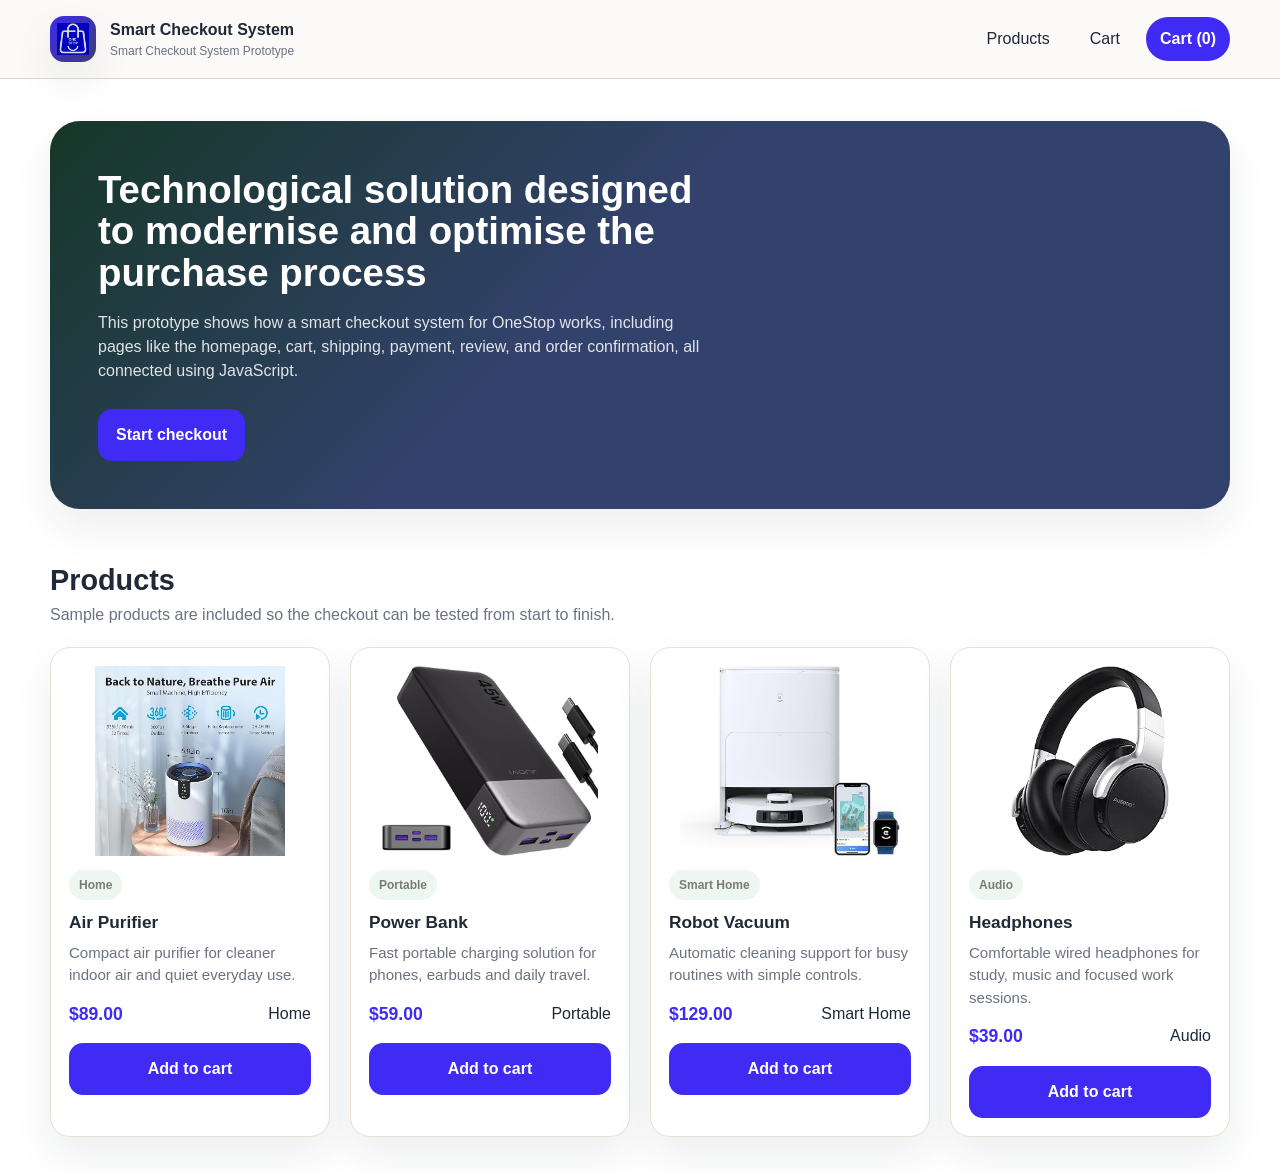
<file: index.html>
<!DOCTYPE html>
<html lang="en">
<head>
  <meta charset="UTF-8" />
  <meta name="viewport" content="width=device-width, initial-scale=1.0" />
  <title>OneStop | Smart Checkout System</title>
  <link rel="stylesheet" href="styles.css" />
</head>
<body data-page="home">
  <header class="topbar">
    <div class="container nav">
      <a href="index.html" class="brand">
        <div class="brand-mark">
          <img src="images/logo.png" alt="OneStop logo">
        </div>
        <div class="brand-copy">
          Smart Checkout System
          <small>Smart Checkout System Prototype</small>
        </div>
      </a>
      <nav class="nav-links">
        <a class="nav-link" href="index.html#products">Products</a>
        <a class="nav-link" href="cart.html">Cart</a>
        <a class="cart-link" href="cart.html">Cart (<span data-cart-count>0</span>)</a>
      </nav>
    </div>
  </header>

  <main>
    <section class="hero">
      <div class="container hero-card">
        <div>
          <h1>Technological solution designed to modernise and optimise the purchase process</h1>
          <p>
            This prototype shows how a smart checkout system for OneStop works, including pages like the homepage, cart, 
            shipping, payment, review, and order confirmation, all connected using JavaScript.
          </p>
          <div class="hero-actions">
            <a href="cart.html" class="btn">Start checkout</a>
          </div>
        </div>
      </div>
    </section>

    <section class="section" id="products">
      <div class="container">
        <div class="section-header">
          <div>
            <h2>Products</h2>
            <p>Sample products are included so the checkout can be tested from start to finish.</p>
          </div>
          <p data-feedback style="color: var(--success); font-weight: 700;"></p>
        </div>
        <div class="product-grid" data-product-grid></div>
      </div>
    </section>
  </main>
  <script src="script.js"></script>
</body>
</html>
</file>
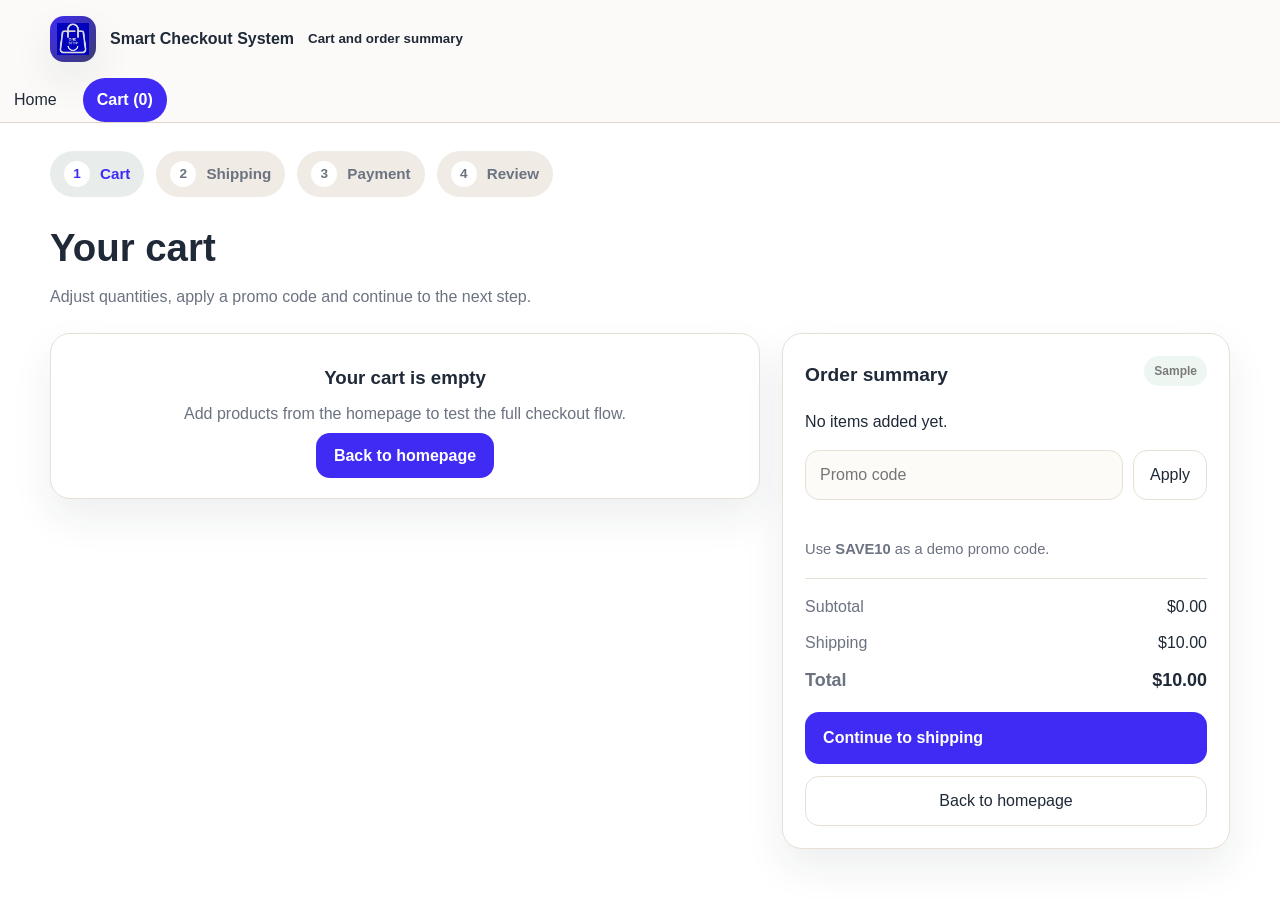
<file: cart.html>
<!DOCTYPE html>
<html lang="en">
<head>
  <meta charset="UTF-8" />
  <meta name="viewport" content="width=device-width, initial-scale=1.0" />
  <title>Cart | Smart Checkout System</title>
  <link rel="stylesheet" href="styles.css" />
</head>
<body data-page="cart">
  <header class="topbar">
    <div class="container nav">
      <a href="index.html" class="brand">
        <div class="brand-mark">
          <img src="images/logo.png" alt="OneStop logo">
        </div>
          Smart Checkout System
          <small>Cart and order summary</small>
        </div>
      </a>
      <nav class="nav-links">
        <a class="nav-link" href="index.html">Home</a>
        <a class="cart-link" href="cart.html">Cart (<span data-cart-count>0</span>)</a>
      </nav>
    </div>
  </header>

  <main class="page-shell">
    <div class="container">
      <div class="stepper">
        <div class="step active"><span class="step-number">1</span> Cart</div>
        <div class="step"><span class="step-number">2</span> Shipping</div>
        <div class="step"><span class="step-number">3</span> Payment</div>
        <div class="step"><span class="step-number">4</span> Review</div>
      </div>

      <h1 class="page-title">Your cart</h1>
      <p class="page-subtitle">Adjust quantities, apply a promo code and continue to the next step.</p>

      <div class="layout-grid">
        <section data-cart-items></section>

        <aside class="card summary-card">
          <div class="summary-head">
            <h3>Order summary</h3>
            <span class="badge">Sample</span>
          </div>
          <div data-summary-items></div>

          <div class="promo">
            <input type="text" placeholder="Promo code" data-promo-input />
            <button class="btn-ghost" type="button" data-apply-promo>Apply</button>
          </div>
          <div class="promo-message" data-promo-message></div>
          <p class="summary-note">Use <strong>SAVE10</strong> as a demo promo code.</p>

          <div class="summary-totals">
            <div class="summary-line"><span>Subtotal</span><span data-subtotal>$0.00</span></div>
            <div class="summary-line"><span>Shipping</span><span data-shipping>$0.00</span></div>
            <div class="summary-line hidden" data-discount-row><span>Discount</span><span data-discount>− $0.00</span></div>
            <div class="summary-line total"><span>Total</span><span data-total>$0.00</span></div>
          </div>

          <div style="display:grid; gap:12px; margin-top:18px;">
            <a href="checkout.html?step=shipping" class="btn full-width">Continue to shipping</a>
            <a href="index.html" class="btn-ghost full-width" style="text-align:center;">Back to homepage</a>
          </div>
        </aside>
      </div>
    </div>
  </main>
  <script src="script.js"></script>
</body>
</html>
</file>
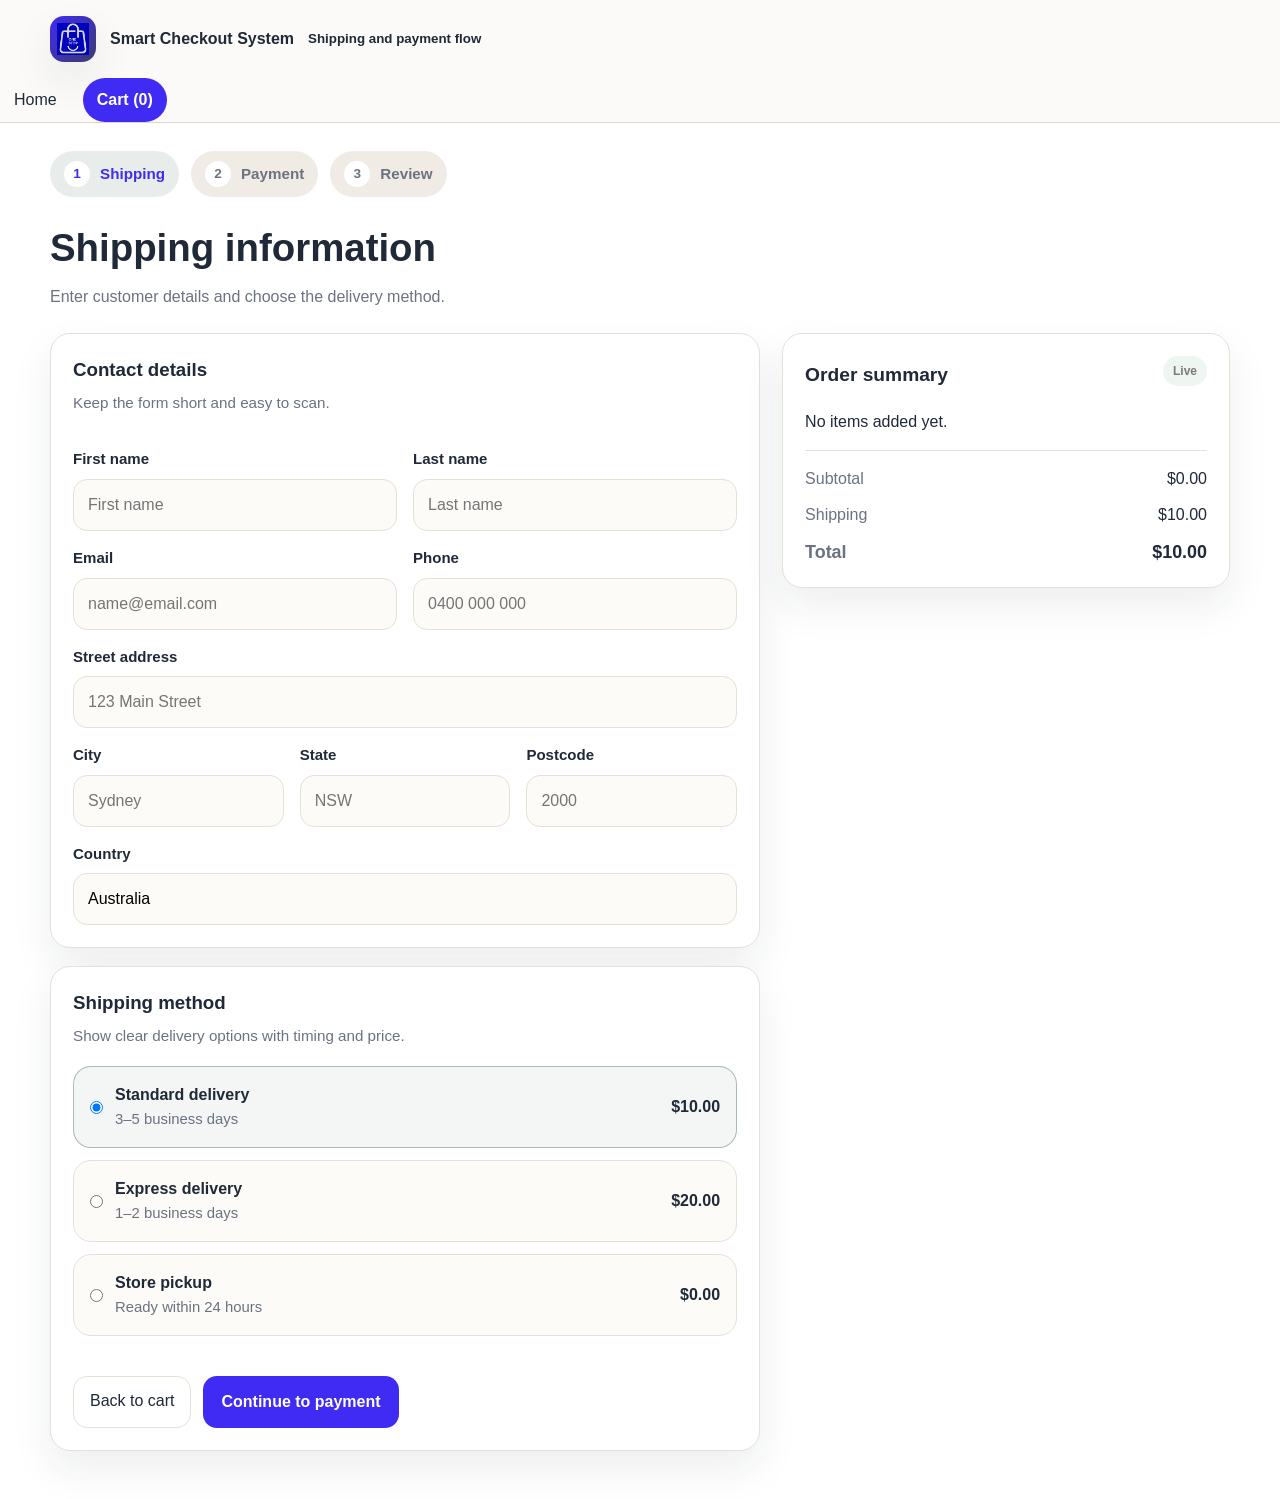
<file: checkout.html>
<!DOCTYPE html>
<html lang="en">
<head>
  <meta charset="UTF-8" />
  <meta name="viewport" content="width=device-width, initial-scale=1.0" />
  <title>Shipping and Payment | Smart Checkout System</title>
  <link rel="stylesheet" href="styles.css" />
</head>
<body data-page="checkout">
  <header class="topbar">
    <div class="container nav">
      <a href="index.html" class="brand">
        <div class="brand-mark">
          <img src="images/logo.png" alt="OneStop logo">
        </div>
          Smart Checkout System
          <small>Shipping and payment flow</small>
        </div>
      </a>
      <nav class="nav-links">
        <a class="nav-link" href="index.html">Home</a>
        <a class="cart-link" href="cart.html">Cart (<span data-cart-count>0</span>)</a>
      </nav>
    </div>
  </header>

  <main class="page-shell">
    <div class="container">
      <div class="stepper">
        <div class="step done" data-step-indicator="shipping"><span class="step-number">1</span> Shipping</div>
        <div class="step" data-step-indicator="payment"><span class="step-number">2</span> Payment</div>
        <div class="step" data-step-indicator="review"><span class="step-number">3</span> Review</div>
      </div>

      <section data-step="shipping">
        <h1 class="page-title">Shipping information</h1>
        <p class="page-subtitle">Enter customer details and choose the delivery method.</p>
        <div class="layout-grid">
          <div class="stack">
            <form class="card panel form-grid" data-shipping-form>
              <div>
                <h3>Contact details</h3>
                <p class="panel-subtitle">Keep the form short and easy to scan.</p>
              </div>
              <div class="form-row">
                <div class="form-group"><label>First name</label><input name="firstName" type="text" placeholder="First name" /></div>
                <div class="form-group"><label>Last name</label><input name="lastName" type="text" placeholder="Last name" /></div>
              </div>
              <div class="form-row">
                <div class="form-group"><label>Email</label><input name="email" type="email" placeholder="name@email.com" /></div>
                <div class="form-group"><label>Phone</label><input name="phone" type="tel" placeholder="0400 000 000" /></div>
              </div>
              <div class="form-group"><label>Street address</label><input name="address" type="text" placeholder="123 Main Street" /></div>
              <div class="form-row three">
                <div class="form-group"><label>City</label><input name="city" type="text" placeholder="Sydney" /></div>
                <div class="form-group"><label>State</label><input name="state" type="text" placeholder="NSW" /></div>
                <div class="form-group"><label>Postcode</label><input name="postcode" type="text" placeholder="2000" /></div>
              </div>
              <div class="form-group"><label>Country</label><input name="country" type="text" placeholder="Australia" /></div>
            </form>

            <div class="card panel">
              <h3>Shipping method</h3>
              <p class="panel-subtitle">Show clear delivery options with timing and price.</p>
              <div class="option-stack">
                <label class="shipping-option" data-option-group="method">
                  <input type="radio" name="method" value="standard" checked />
                  <div class="option-copy"><strong>Standard delivery</strong><span>3–5 business days</span></div>
                  <strong class="option-price">$10.00</strong>
                </label>
                <label class="shipping-option" data-option-group="method">
                  <input type="radio" name="method" value="express" />
                  <div class="option-copy"><strong>Express delivery</strong><span>1–2 business days</span></div>
                  <strong class="option-price">$20.00</strong>
                </label>
                <label class="shipping-option" data-option-group="method">
                  <input type="radio" name="method" value="pickup" />
                  <div class="option-copy"><strong>Store pickup</strong><span>Ready within 24 hours</span></div>
                  <strong class="option-price">$0.00</strong>
                </label>
              </div>
              <div class="error-message" data-shipping-error></div>
              <div style="display:flex; gap:12px; flex-wrap:wrap; margin-top:18px;">
                <a href="cart.html" class="btn-ghost">Back to cart</a>
                <button type="button" class="btn" data-save-shipping>Continue to payment</button>
              </div>
            </div>
          </div>

          <aside class="card summary-card">
            <div class="summary-head"><h3>Order summary</h3><span class="badge">Live</span></div>
            <div data-summary-items></div>
            <div class="summary-totals">
              <div class="summary-line"><span>Subtotal</span><span data-subtotal>$0.00</span></div>
              <div class="summary-line"><span>Shipping</span><span data-shipping>$0.00</span></div>
              <div class="summary-line hidden" data-discount-row><span>Discount</span><span data-discount>− $0.00</span></div>
              <div class="summary-line total"><span>Total</span><span data-total>$0.00</span></div>
            </div>
          </aside>
        </div>
      </section>

      <section data-step="payment" class="hidden">
        <h1 class="page-title">Payment</h1>
        <p class="page-subtitle">Choose a payment method and confirm the billing details.</p>
        <div class="layout-grid">
          <div class="stack">
            <form class="card panel form-grid" data-payment-form>
              <div>
                <h3>Payment method</h3>
                <p class="panel-subtitle">A small amount of JavaScript was added to improve validation and formatting.</p>
              </div>

              <div class="option-stack">
                <label class="payment-option" data-option-group="paymentMethod">
                  <input type="radio" name="paymentMethod" value="card" checked />
                  <div class="option-copy"><strong>Credit or debit card</strong><span>Recommended for the prototype</span></div>
                  <strong class="option-price">Card</strong>
                </label>
                <label class="payment-option" data-option-group="paymentMethod">
                  <input type="radio" name="paymentMethod" value="paypal" />
                  <div class="option-copy"><strong>PayPal</strong><span>Quick alternative payment option</span></div>
                  <strong class="option-price">PayPal</strong>
                </label>
              </div>

              <div class="form-group"><label>Name on card</label><input name="cardName" type="text" placeholder="John Doe" /></div>
              <div class="form-group"><label>Card number</label><input name="cardNumber" type="text" placeholder="1234 5678 9012 3456" /></div>
              <div class="form-row">
                <div class="form-group"><label>Expiry date</label><input name="expiry" type="text" placeholder="MM/YY" /></div>
                <div class="form-group"><label>CVV</label><input name="cvv" type="text" placeholder="123" /></div>
              </div>

              <label class="checkbox-row">
                <input type="checkbox" name="sameBilling" checked />
                Billing address is the same as shipping address
              </label>

              <div class="stack hidden" data-billing-fields>
                <div class="form-group"><label>Billing address</label><input name="billingAddress" type="text" placeholder="123 Main Street" /></div>
                <div class="form-row three">
                  <div class="form-group"><label>City</label><input name="billingCity" type="text" placeholder="Sydney" /></div>
                  <div class="form-group"><label>State</label><input name="billingState" type="text" placeholder="NSW" /></div>
                  <div class="form-group"><label>Postcode</label><input name="billingPostcode" type="text" placeholder="2000" /></div>
                </div>
              </div>
              <div class="error-message" data-payment-error></div>
            </form>

            <div class="card panel">
              <h3>Before continuing</h3>
              <p class="inline-note">This is a front-end prototype only. Payment details are saved locally in the browser to simulate the full checkout journey.</p>
              <div style="display:flex; gap:12px; flex-wrap:wrap; margin-top:18px;">
                <a href="checkout.html?step=shipping" class="btn-ghost">Back to shipping</a>
                <button type="button" class="btn" data-save-payment>Continue to review</button>
              </div>
            </div>
          </div>

          <aside class="card summary-card">
            <div class="summary-head"><h3>Order summary</h3><span class="badge">Live</span></div>
            <div data-summary-items></div>
            <div class="summary-totals">
              <div class="summary-line"><span>Subtotal</span><span data-subtotal>$0.00</span></div>
              <div class="summary-line"><span>Shipping</span><span data-shipping>$0.00</span></div>
              <div class="summary-line hidden" data-discount-row><span>Discount</span><span data-discount>− $0.00</span></div>
              <div class="summary-line total"><span>Total</span><span data-total>$0.00</span></div>
            </div>
          </aside>
        </div>
      </section>
    </div>
  </main>
  <script src="script.js"></script>
</body>
</html>
</file>
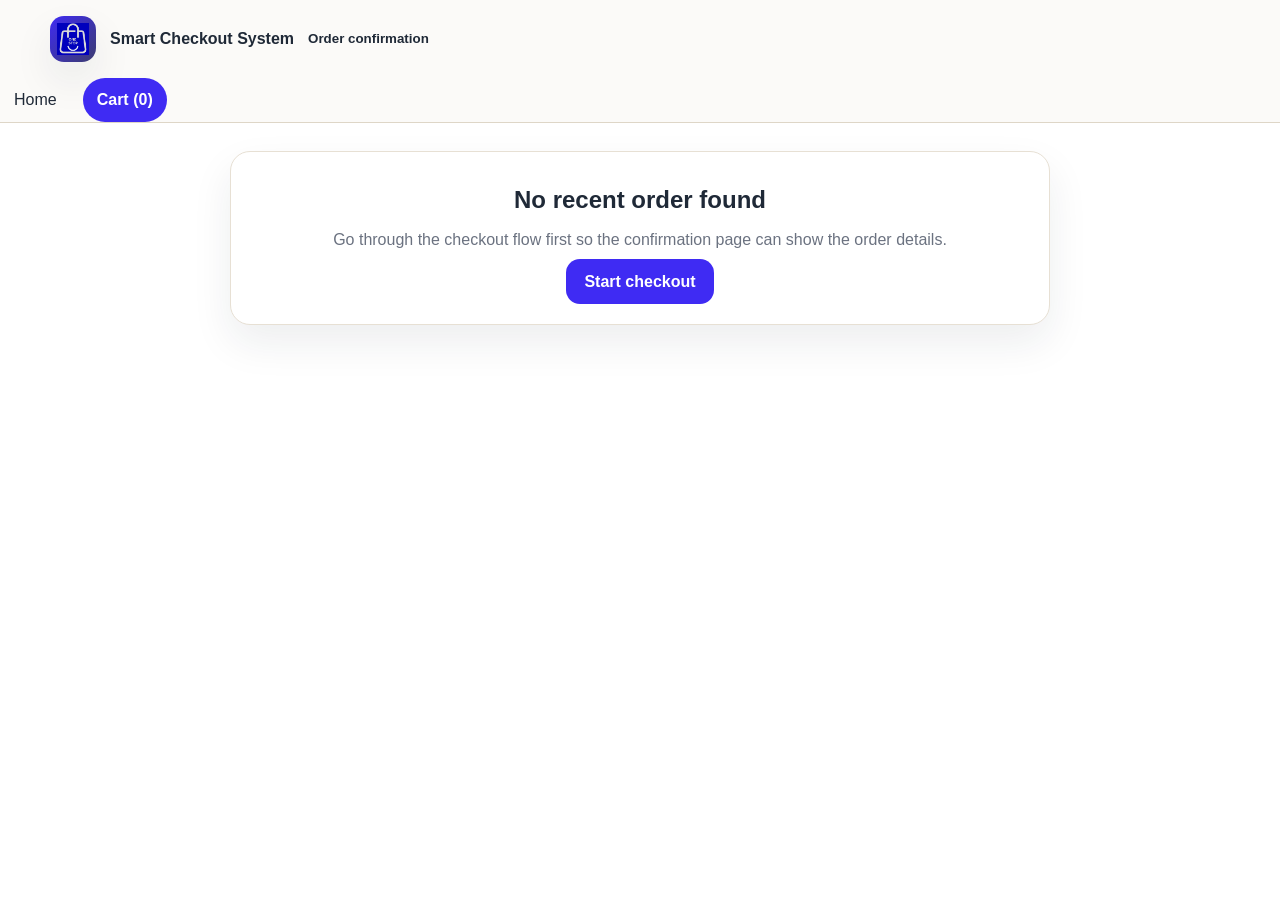
<file: confirmation.html>
<!DOCTYPE html>
<html lang="en">
<head>
  <meta charset="UTF-8" />
  <meta name="viewport" content="width=device-width, initial-scale=1.0" />
  <title>Order Confirmation | Smart Checkout System</title>
  <link rel="stylesheet" href="styles.css" />
</head>
<body data-page="confirmation">
  <header class="topbar">
    <div class="container nav">
      <a href="index.html" class="brand">
        <div class="brand-mark">
          <img src="images/logo.png" alt="OneStop logo">
        </div>
          Smart Checkout System
          <small>Order confirmation</small>
        </div>
      </a>
      <nav class="nav-links">
        <a class="nav-link" href="index.html">Home</a>
        <a class="cart-link" href="cart.html">Cart (<span data-cart-count>0</span>)</a>
      </nav>
    </div>
  </header>

  <main class="page-shell confirmation-wrap container" data-confirmation></main>
  <script src="script.js"></script>
</body>
</html>
</file>
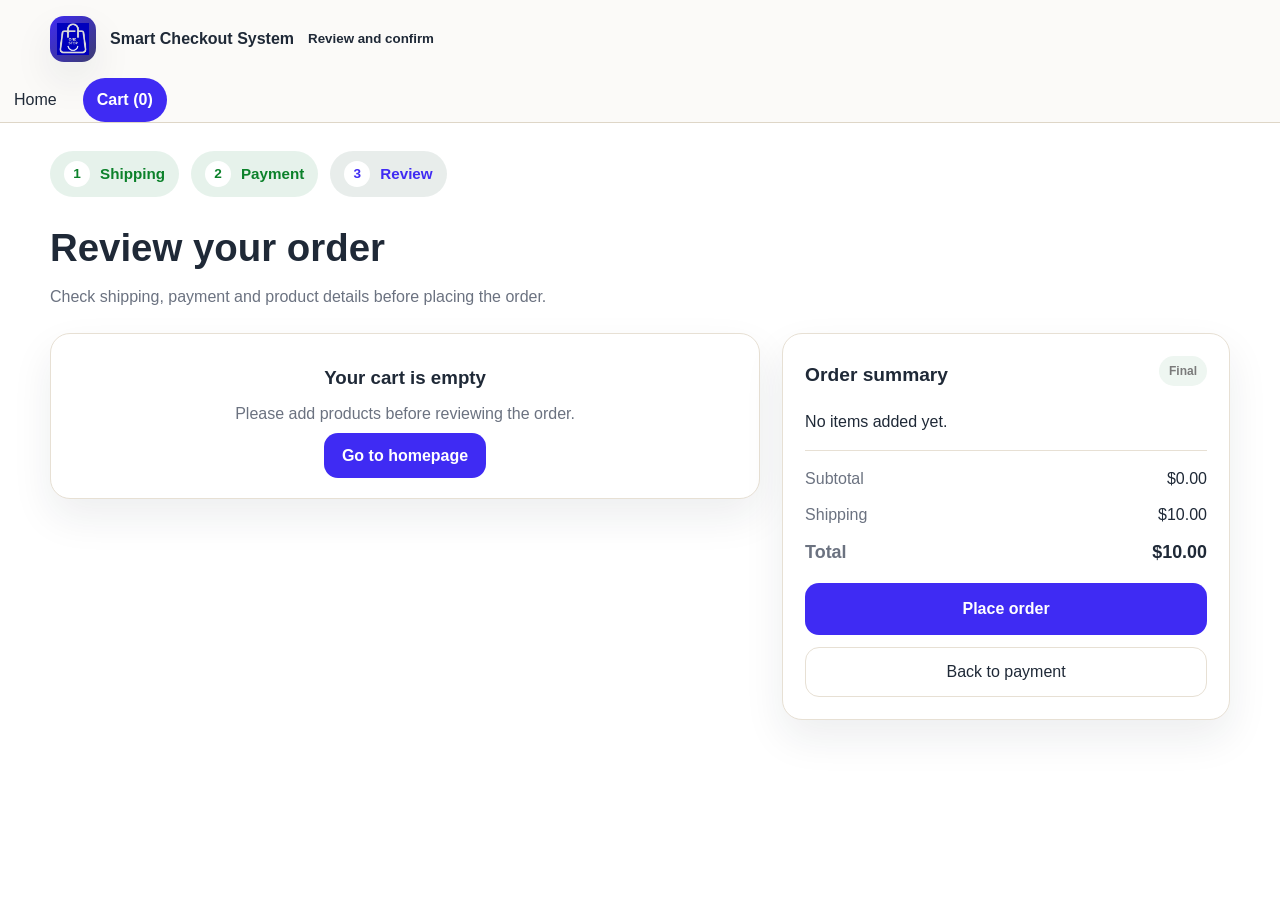
<file: review.html>
<!DOCTYPE html>
<html lang="en">
<head>
  <meta charset="UTF-8" />
  <meta name="viewport" content="width=device-width, initial-scale=1.0" />
  <title>Review Order | Smart Checkout System</title>
  <link rel="stylesheet" href="styles.css" />
</head>
<body data-page="review">
  <header class="topbar">
    <div class="container nav">
      <a href="index.html" class="brand">
        <div class="brand-mark">
          <img src="images/logo.png" alt="OneStop logo">
        </div>
          Smart Checkout System
          <small>Review and confirm</small>
        </div>
      </a>
      <nav class="nav-links">
        <a class="nav-link" href="index.html">Home</a>
        <a class="cart-link" href="cart.html">Cart (<span data-cart-count>0</span>)</a>
      </nav>
    </div>
  </header>

  <main class="page-shell">
    <div class="container">
      <div class="stepper">
        <div class="step done"><span class="step-number">1</span> Shipping</div>
        <div class="step done"><span class="step-number">2</span> Payment</div>
        <div class="step active"><span class="step-number">3</span> Review</div>
      </div>
      <h1 class="page-title">Review your order</h1>
      <p class="page-subtitle">Check shipping, payment and product details before placing the order.</p>

      <div class="layout-grid">
        <section class="stack" data-review-content></section>

        <aside class="card summary-card">
          <div class="summary-head"><h3>Order summary</h3><span class="badge">Final</span></div>
          <div data-summary-items></div>
          <div class="summary-totals">
            <div class="summary-line"><span>Subtotal</span><span data-subtotal>$0.00</span></div>
            <div class="summary-line"><span>Shipping</span><span data-shipping>$0.00</span></div>
            <div class="summary-line hidden" data-discount-row><span>Discount</span><span data-discount>− $0.00</span></div>
            <div class="summary-line total"><span>Total</span><span data-total>$0.00</span></div>
          </div>
          <div style="display:grid; gap:12px; margin-top:18px;">
            <button type="button" class="btn full-width" data-place-order>Place order</button>
            <a href="checkout.html?step=payment" class="btn-ghost full-width" style="text-align:center;">Back to payment</a>
          </div>
        </aside>
      </div>
    </div>
  </main>
  <script src="script.js"></script>
</body>
</html>
</file>
<file: styles.css>
:root {
  --bg: #f5f1ea;
  --surface: #ffffff;
  --surface-soft: #f8f6f1;
  --text: #1f2937;
  --muted: #6b7280;
  --border: #e7e0d4;
  --primary: #3f2bf3;
  --primary-2: #7a7a7a;
  --accent: #d9c7a3;
  --danger: #b42318;
  --success: #0b812a;
  --shadow: 0 18px 40px rgba(31, 41, 55, 0.08);
  --radius: 20px;
  --radius-sm: 14px;
  --container: 1180px;
}

* { box-sizing: border-box; margin: 0; padding: 0; }
html { scroll-behavior: smooth; }
body {
  font-family: Arial, Helvetica, sans-serif;
  background: inear-gradient(180deg, #fbfaf8 0%, var(--bg) 100%);
  color: var(--text);
  line-height: 1.5;
}
img { max-width: 100%; display: block; }
a { color: inherit; text-decoration: none; }
button, input, select { font: inherit; }
button { cursor: pointer; }
.hidden { display: none !important; }
.container { width: min(var(--container), calc(100% - 32px)); margin: 0 auto; }

.topbar {
  position: sticky; top: 0; z-index: 10;
  backdrop-filter: blur(10px);
  background: rgba(251, 250, 248, 0.92);
  border-bottom: 1px solid rgba(215, 206, 188, 0.8);
}
.nav {
  min-height: 78px;
  display: flex; align-items: center; justify-content: space-between; gap: 16px;
}
.brand {
  display: flex; 
  align-items: center; 
  gap: 14px; 
  font-weight: 700;
}
.brand-mark {
  width: 46px; height: 46px; border-radius: 14px;
  background: linear-gradient(135deg, var(--primary) 0%, #3c3c6f 100%);
  color: white; display: grid; place-items: center;
  font-size: 13px; line-height: 1.05; text-align: center;
  box-shadow: var(--shadow);
}

.brand-mark img {
  height: 32px;
  width: auto;

}
.brand-copy small { display: block; color: var(--muted); font-size: 12px; font-weight: 500; }
.nav-links {
  display: flex; 
  align-items: center; 
  gap: 12px; 
  flex-wrap: wrap;
}
.nav-link, .cart-link {
  padding: 10px 14px; 
  border-radius: 999px; 
  transition: 0.2s ease;
}
.nav-link:hover, .cart-link:hover { background: rgba(31,77,58,0.08); }
.cart-link {
  background: var(--primary); 
  color: white; 
  font-weight: 700;
}

.hero {
  padding: 42px 0 28px;
}
.hero-card {
  background: linear-gradient(135deg, #163727 0%, #33426d  46%, #33426d 100%);
  color: white;
  border-radius: 30px;
  padding: 48px;
  box-shadow: var(--shadow);
  display: grid; grid-template-columns: 1.3fr 0.9fr; gap: 28px; align-items: center;
}
.hero h1 {
  font-size: clamp(2rem, 3vw, 3.4rem);
  line-height: 1.08;
  margin-bottom: 18px;
}
.hero p {
  color: rgba(255,255,255,0.86);
  max-width: 620px;
  margin-bottom: 26px;
}
.hero-actions { 
  display: flex; 
  gap: 14px; 
  flex-wrap: wrap; 
}
.hero-stat-grid {
  display: grid; 
  grid-template-columns: repeat(2, 1fr); 
  gap: 14px;
}
.hero-stat {
  background: rgba(255,255,255,0.12);
  border: 1px solid rgba(255,255,255,0.14);
  border-radius: 22px;
  padding: 18px;
}
.hero-stat strong { 
  display: block; 
  font-size: 1.5rem; 
  margin-bottom: 4px; 
}
.hero-stat span { 
  color: rgba(255,255,255,0.82); 
  font-size: 0.95rem; 
}

.section {
  padding: 22px 0 34px;
}
.section-header {
  display: flex; 
  justify-content: space-between; 
  align-items: end; 
  gap: 16px;
  margin-bottom: 20px;
}
.section-header h2 { 
  font-size: 1.8rem; 
}
.section-header p { 
  color: var(--muted); 
  max-width: 620px; 
}

.product-grid {
  display: grid; 
  grid-template-columns: repeat(auto-fit, minmax(240px, 1fr)); 
  gap: 20px;
}
.card {
  background: var(--surface);
  border: 1px solid var(--border);
  border-radius: var(--radius);
  box-shadow: var(--shadow);
}
.product-card {
  padding: 18px;
}
.product-image {
  width: 80px;
  height: 80px;
  object-fit: cover;
  border-radius: 8px;
}

.product-img {
  width: 100%;
  height: 160px;
  object-fit: contain;
  margin-bottom: 10px;
}

.product-image img:hover {
  transform: scale(1.05);
  transition: 0.3s;
}

.badge {
  display: inline-flex; align-items: center; gap: 6px;
  background: #eef6f1; color: var(--primary-2);
  border-radius: 999px; padding: 6px 10px; font-size: 12px; font-weight: 700;
  margin-bottom: 10px;
}
.product-card h3 { 
  margin-bottom: 6px; 
  font-size: 1.08rem; 
}
.product-card p { 
  color: var(--muted); 
  font-size: 0.94rem; 
  min-height: 44px; 
}
.product-meta {
  display: flex; 
  justify-content: space-between; 
  align-items: center; 
  margin: 14px 0 16px;
}
.price { 
  font-weight: 700; 
  color: var(--primary); 
  font-size: 1.1rem; 
}

.btn, .btn-secondary, .btn-ghost, .btn-link {
  border: none; 
  border-radius: 14px; 
  transition: 0.2s ease;
}
.btn {
  background: var(--primary); 
  color: white; 
  padding: 14px 18px; 
  font-weight: 700;
}
.btn:hover { 
  transform: translateY(-1px); 
  background: #000000; 
}
.btn-secondary {
  background: white; 
  color: var(--text); 
  border: 1px solid rgba(255,255,255,0.24); 
  padding: 14px 18px; 
  font-weight: 700;
}
.btn-ghost {
  background: transparent; 
  border: 1px solid var(--border); 
  color: var(--text); 
  padding: 12px 16px;
}
.btn-link {
  background: transparent; 
  color: var(--primary); 
  font-weight: 700; 
  padding: 0;
}
.full-width { 
  width: 100%; 
}

.page-shell { 
  padding: 28px 0 48px; 
}

.page-title { 
  margin-bottom: 8px; 
  font-size: clamp(1.8rem, 3vw, 2.4rem); 
}
.page-subtitle { 
  color: var(--muted); 
  margin-bottom: 24px; 
}
.layout-grid {
  display: grid; 
  grid-template-columns: minmax(0, 1.3fr) minmax(300px, 0.82fr); 
  gap: 22px; 
  align-items: start;
}
.stack { 
  display: grid; 
  gap: 18px; 
}
.panel { 
  padding: 22px; 
}
.panel h3 { 
  margin-bottom: 8px; 
}
.panel .panel-subtitle { color: var(--muted); 
  margin-bottom: 18px; 
  font-size: 0.95rem;
}

.stepper {
  display: flex; 
  gap: 12px; 
  flex-wrap: wrap; 
  margin-bottom: 22px;
}
.step {
  display: inline-flex; 
  align-items: center; 
  gap: 10px; 
  padding: 10px 14px; 
  border-radius: 999px;
  background: #f0ece5; 
  color: var(--muted); 
  font-size: 0.95rem; 
  font-weight: 700;
}
.step.active { 
  background: rgba(31,77,58,0.1); 
  color: var(--primary); 
}
.step.done { 
  background: rgba(16,124,65,0.1); 
  color: var(--success); 
}
.step-number {
  width: 26px; 
  height: 26px; 
  border-radius: 999px; 
  background: white; 
  display: grid; 
  place-items: center; 
  font-size: 0.85rem;
}

.cart-item, .summary-item {
  display: grid; 
  grid-template-columns: 94px 1fr auto; gap: 16px; 
  align-items: center;
  padding: 16px 0;
}
.cart-item + .cart-item, .summary-item + .summary-item { 
  border-top: 1px solid var(--border); 
}
.item-thumb {
  min-height: 84px;
  border-radius: 18px; 
  background: linear-gradient(135deg, #efe8dc 0%, #f9f6f0 100%); 
  display: grid; 
  place-items: center; 
  font-size: 2rem;
}
.item-meta h4 { 
  margin-bottom: 4px; 
}
.item-meta p { 
  color: var(--muted); 
  font-size: 0.94rem; 
}
.item-actions {
  display: flex; 
  align-items: center; 
  gap: 8px; 
  flex-wrap: wrap; 
  margin-top: 10px;
}
.qty-control {
  display: inline-flex; 
  align-items: center; 
  border: 1px solid var(--border); 
  border-radius: 999px; 
  overflow: hidden;
}
.qty-control button {
  width: 34px; 
  height: 34px; 
  background: #f7f4ee; 
  border: none; 
  font-size: 1rem;
}
.qty-control span {
  min-width: 36px; 
  text-align: center; 
  font-weight: 700;
}
.remove-btn { 
  color: var(--danger); 
  font-weight: 700; 
}
.item-total { 
  font-weight: 700; 
  font-size: 1.05rem; 
}

.summary-card { 
  padding: 22px; 
  position: sticky; 
  top: 96px; 
}
.summary-head {
  display: flex; 
  align-items: center; 
  justify-content: space-between; 
  margin-bottom: 14px;
}
.summary-head h3 { 
  font-size: 1.2rem; 
}
.summary-totals {
  border-top: 1px solid var(--border);
  margin-top: 16px; 
  padding-top: 16px; 
  display: grid; 
  gap: 12px;
}
.summary-line {
  display: flex; 
  justify-content: space-between; 
  gap: 12px;
}
.summary-line span:first-child { 
  color: var(--muted); 
}
.summary-line.total {
  font-size: 1.12rem; 
  font-weight: 700;
}
.promo {
  display: flex; 
  gap: 10px; 
  margin: 16px 0 6px;
}
.promo input {
  flex: 1; 
  min-width: 0; 
  border: 1px solid var(--border); 
  border-radius: 14px; 
  padding: 12px 14px; 
  background: #fcfbf8;
}
.promo-message { 
  color: var(--success); 
  font-size: 0.92rem; 
  min-height: 20px; 
  margin-bottom: 6px; 
}
.summary-note {
  color: var(--muted); 
  font-size: 0.92rem; 
  margin: 12px 0 18px;
}

.form-grid { 
  display: grid; 
  gap: 16px; 
}
.form-row { 
  display: grid; 
  grid-template-columns: repeat(2, 1fr); gap: 16px; 
}
.form-row.three { 
  grid-template-columns: 1fr 1fr 1fr; 
}
.form-group label {
  display: block; 
  margin-bottom: 8px; 
  font-weight: 700; 
  font-size: 0.94rem;
}
.form-group input, .form-group select {
  width: 100%; 
  border: 1px solid var(--border); 
  border-radius: 14px; 
  padding: 13px 14px; 
  background: #fcfbf8;
}
.form-group input:focus, .form-group select:focus {
  outline: 2px solid rgba(31,77,58,0.16); 
  border-color: var(--primary);
}
.checkbox-row { 
  display: flex; 
  align-items: center; 
  gap: 10px; 
  color: var(--muted); }

.shipping-option, .payment-option {
  display: grid; 
  grid-template-columns: auto 1fr auto; 
  gap: 12px; 
  align-items: center;
  border: 1px solid var(--border); 
  border-radius: 18px; 
  padding: 16px; 
  background: #fcfbf8; 
  cursor: pointer;
}
.shipping-option.active, .payment-option.active {
  border-color: rgba(31,77,58,0.35); 
  background: rgba(31,77,58,0.05);
}
.option-copy strong, .option-price { 
  display: block; 
}
.option-copy span { 
  color: var(--muted); 
  font-size: 0.93rem; 
}
.option-stack { 
  display: grid; gap: 12px; 
}

.inline-note {
  padding: 12px 14px; 
  background: #f6f1e7; 
  border: 1px solid var(--border); 
  border-radius: 14px; 
  color: #5f5a50; 
  font-size: 0.94rem;
}
.error-message {
  color: var(--danger); 
  font-size: 0.92rem; 
  margin-top: 4px; 
  min-height: 18px;
}

.review-section .review-block { 
  display: grid; gap: 10px; 
}
.review-card-header {
  display: flex; 
  justify-content: space-between; 
  align-items: center; 
  gap: 12px; 
  margin-bottom: 14px;
}
.review-card-header h3 { 
  margin: 0; 
}
.review-label { 
  color: var(--muted); 
  font-size: 0.88rem; 
  text-transform: uppercase; 
  letter-spacing: 0.06em; margin: 12px 0 8px; 
}
.review-row {
  display: flex; 
  justify-content: space-between; 
  gap: 16px; 
  padding: 8px 0; 
  border-bottom: 1px solid #f0ebe1;
}
.review-row:last-child { 
  border-bottom: none; 
}
.review-row span:first-child { 
  color: var(--muted); 
}

.confirmation-wrap {
  max-width: 820px; 
  margin: 0 auto; 
  text-align: center;
}
.confirmation-hero {
  padding: 30px 28px;
}
.success-icon {
  width: 84px; 
  height: 84px; 
  border-radius: 999px; 
  background: rgba(16,124,65,0.12); 
  color: var(--success);
  display: grid; 
  place-items: center; 
  margin: 0 auto 18px; 
  font-size: 2rem; 
  font-weight: 700;
}
.order-chip {
  display: inline-flex; 
  align-items: center; 
  gap: 8px; 
  padding: 10px 14px; 
  border-radius: 999px; 
  background: #eef6f1; 
  color: var(--success); 
  font-weight: 700; 
  margin-top: 16px;
}
.confirmation-grid { 
  display: grid; 
  gap: 18px; 
  margin-top: 22px; 
  text-align: left; 
}
.empty-state {
  padding: 30px; 
  text-align: center;
}
.empty-state p { 
  color: var(--muted); 
  margin: 10px 0 18px; 
}
.footer-space { 
  height: 12px; 
}

@media (max-width: 980px) {
  .hero-card, .layout-grid { grid-template-columns: 1fr; }
  .summary-card { position: static; }
}

@media (max-width: 720px) {
  .nav { padding: 12px 0; align-items: flex-start; }
  .nav-links { justify-content: flex-end; }
  .hero-card { padding: 28px 22px; }
  .form-row, .form-row.three, .cart-item, .summary-item { grid-template-columns: 1fr; }
  .cart-item, .summary-item { gap: 12px; }
  .item-total { justify-self: start; }
  .promo { flex-direction: column; }
  .section-header { align-items: start; flex-direction: column; }
}


.item-thumb {
  padding: 10px;
}

.item-thumb img {
  width: 100%;
  height: 64px;
  object-fit: contain;
}

.product-card .product-img {
  width: 100%;
  height: 190px;
  object-fit: contain;
  margin-bottom: 14px;
}
</file>
